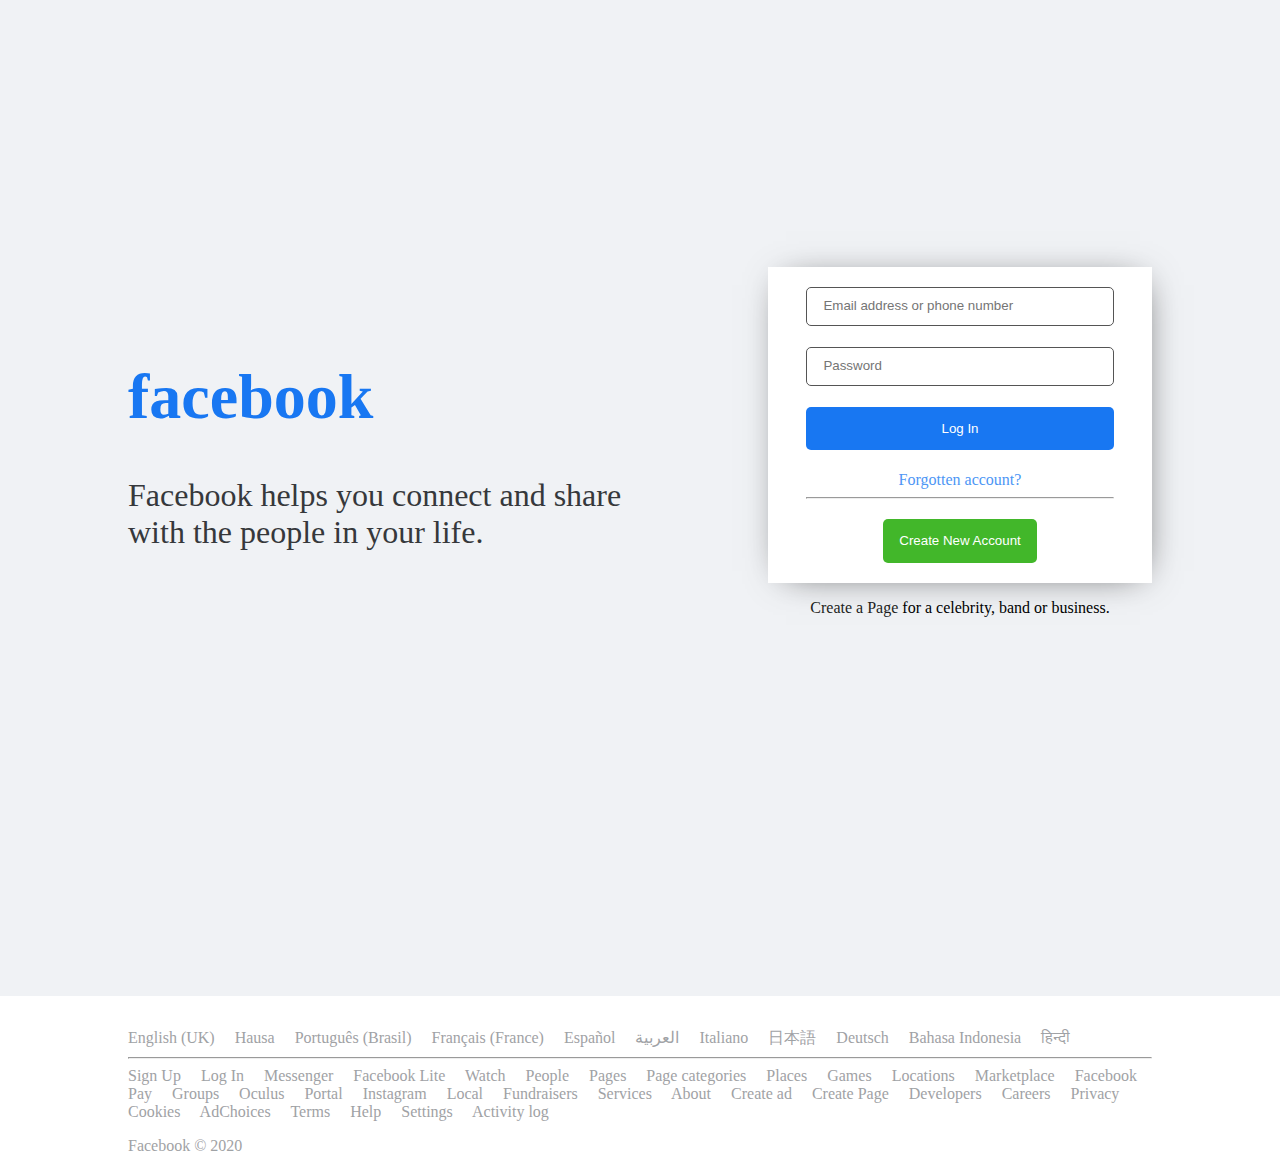
<file: PROJECT_Facebook/index.html>
<!DOCTYPE html>
<html lang="en">
<head>
    <meta charset="UTF-8">
    <meta name="viewport" content="width=device-width, initial-scale=1.0">
    <link rel="stylesheet" href="style.css">
    <title>Facebook Project</title>
</head>
<body>
    <div id="container">
        <!-- facebook title area -->
        <div id="left">
            <div id="left_content">
                <h1 class="title">facebook</h1>
                <p class="text">Facebook helps you connect and share with the people in your life.</p>
            </div>
        </div>
        <!-- sign-in area -->
        <div id="right">
            <div id="sign_in">
                <div class="signIn">
                    <form>
                        <input type="text" placeholder="Email address or phone number">
                        <input type="password" placeholder="Password">
                        <button type="submit">Log In</button>
                    </form>
                    <a href="#" class="forgot">Forgotten account?</a>
                    <hr>
                    <button class="create_acct">Create New Account</button>
                </div>
            </div>
            <p><a href="#" class="create_page">Create a Page</a> for a celebrity, band or business.</p>
        </div>
        <!-- footer area -->
        <div id="main_footer">
            <div id="don">
                <div class="one">
                   <a href="#">English (UK)</a> 
                   <a href="#">Hausa</a> 
                   <a href="#">Português (Brasil)</a> 
                   <a href="#">Français (France)</a> 
                   <a href="#">Español</a> 
                   <a href="#">العربية</a> 
                   <a href="#">Italiano</a> 
                   <a href="#">日本語</a> 
                   <a href="#">Deutsch</a> 
                   <a href="#">Bahasa Indonesia</a> 
                   <a href="#">हिन्दी</a> 
                </div>
                <hr>
                <div class="two">
                   <a href="#">Sign Up</a> 
                   <a href="#"> Log In</a> 
                   <a href="#">Messenger</a> 
                   <a href="#">Facebook Lite</a> 
                   <a href="#">Watch</a> 
                   <a href="#">People</a> 
                   <a href="#">Pages</a> 
                   <a href="#">Page categories</a> 
                   <a href="#">Places</a> 
                   <a href="#">Games</a> 
                   <a href="#">Locations</a> 
                   <a href="#">Marketplace</a> 
                   <a href="#">Facebook Pay</a> 
                   <a href="#">Groups</a> 
                   <a href="#">Oculus</a> 
                   <a href="#">Portal</a> 
                   <a href="#">Instagram</a> 
                   <a href="#">Local</a> 
                   <a href="#">Fundraisers</a> 
                   <a href="#">Services</a> 
                   <a href="#">About</a> 
                   <a href="#">Create ad</a> 
                   <a href="#">Create Page</a> 
                   <a href="#">Developers</a> 
                   <a href="#">Careers</a> 
                   <a href="#">Privacy</a> 
                   <a href="#">Cookies</a> 
                   <a href="#">AdChoices</a> 
                   <a href="#">Terms</a> 
                   <a href="#">Help</a> 
                   <a href="#">Settings</a> 
                   <a href="#">Activity log</a> 
                </div>
                <p class="fb_class">Facebook &copy; 2020</p>
            </div>
        </div>
    </div>
</body>
</html>
</file>
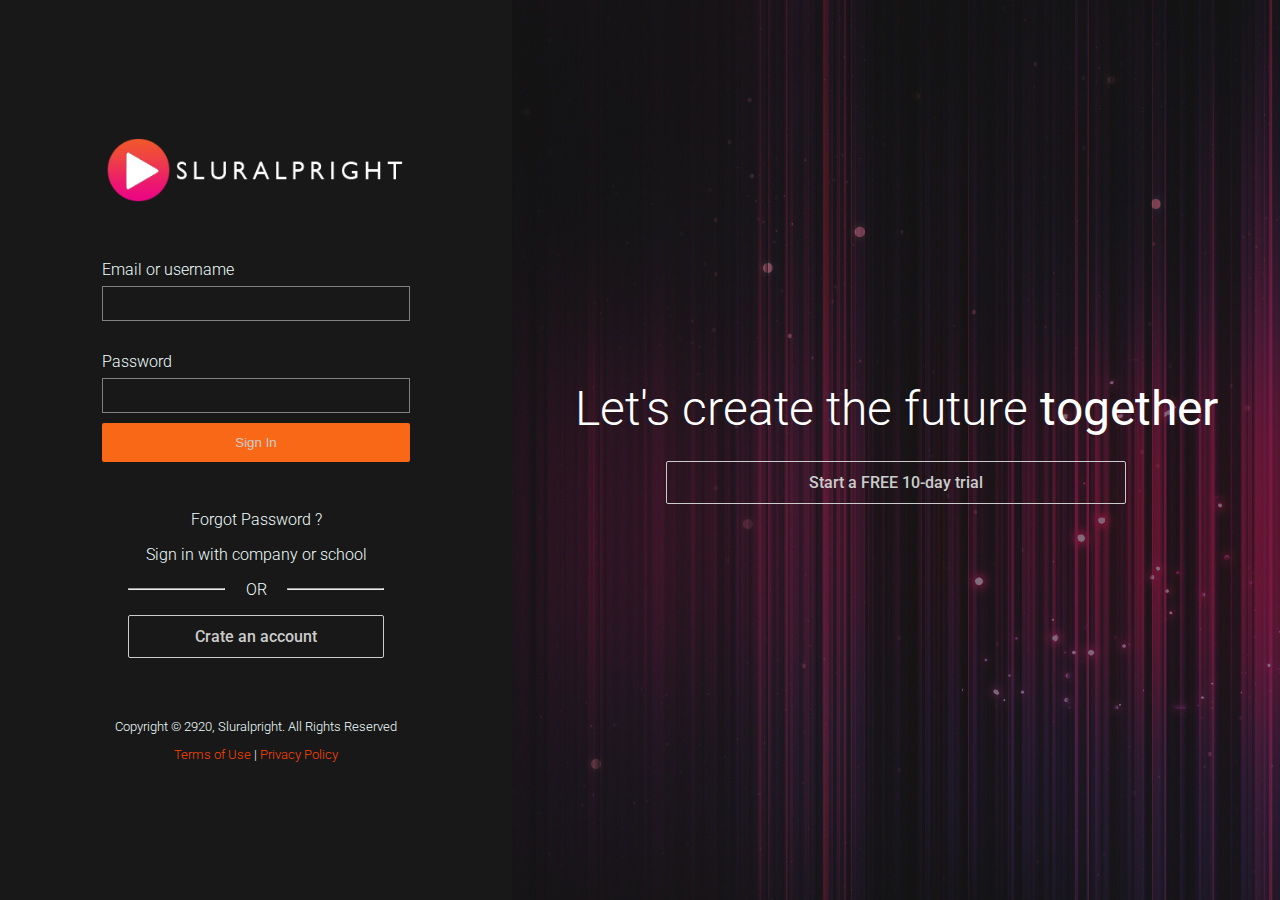
<file: PROJECT_Sluralpright/index.html>
<!DOCTYPE html>
<html lang="en">
<head>
    <meta charset="UTF-8">
    <meta name="viewport" content="width=device-width, initial-scale=1.0">
    <link rel="stylesheet" href="style.css">
    <title>Project Sluralpright</title>
</head>
<body>
    <div id="container">
        <!-- sign in section left hand side-->
        <div id="signin-area">
            <!-- sluralpright logo -->
            <div id="logo">
                <img src="assets/login-logo.png" alt="sluralpright logo">
            </div>
            <!-- form -->
            <form id="signin-form">
                <label>Email or username</label>
                <input type="text">
                <label>Password</label>
                <input type="password">
                <button type="submit" class="primary-btn">Sign In</button>
            </form>
            <!-- forgot password section -->
            <div class="forgot-password">
                <a href="#">Forgot Password ?</a>
                <a href="#">Sign in with company or school</a>
            </div>
            <div class="or">
               <hr>
                <span>OR</span>
                <hr>
            </div>
            <a href="#" class="secondary-btn">Crate an account</a>
            <div id="footer">
               <p>Copyright &copy; 2920, Sluralpright. All Rights Reserved</p>
                <a href="#">Terms of Use</a> | <a href="#">Privacy Policy</a>
            </div>
        </div>
        <!-- explore section right hand side-->
        <div id="explore-area">
            <div id="explore">
                <h1 class="explore-text">Let's create the future <strong>together</strong></h1>
                <a href="#" class="secondary-btn">Start a FREE 10-day trial</a>
            </div>
        </div>
    </div>
</body>
</html>
</file>
<file: PROJECT_Facebook/style.css>
*{
    box-sizing: border-box;
}

body{
    margin: 0;
    background: #f0f2f5;
}

#container{
    display: flex;
    flex-wrap: wrap;
}

#left, #right{
    height: 100vh;
    margin-bottom: 6em;
}

#left{
    flex: 1;
    display: flex;
    flex-direction: column;
    justify-content: center;
    align-items: flex-end;
}

#left_content{
    width: 80%;
}

#left_content .title{
    color: #1877f2;
    font-size: 4em;
    font-weight: bolder;
}

#left_content .text{
    color: #36383b;
    font-size: 2rem;
}

#right{
    flex: 1;
    display: flex;
    flex-direction: column;
    justify-content: center;
    align-items: center;
}

#sign_in{
    background: #ffffff;
    box-shadow: 3px 3px 36px -15px rgba(0,0,0,0.75);
    display: flex;
    flex-direction: column;
    align-items: center;
    width: 60%;
    height: auto;
}

#sign_in form{
    display: flex;
    flex-direction: column;
    margin-top: 1.3rem;
}

#sign_in .signIn{
    width: 80%;
    text-align: center;
}

.signIn .forgot{
    text-decoration: none;
    color: #4d96f5;
}

#right .create_page{
    text-decoration: none;
    color: #1c1e21;
    margin-top: 2rem;
}

.signIn .forgot:hover, #right .create_page:hover{
    text-decoration: underline;
}

form input{
    margin-bottom: 1.3rem;
    width: 100%;
    border-radius: 5px;
    border: 1px solid #555;
    color: #90949c;
    padding: 0.5rem 1rem;
    line-height: 1.3rem;
}

form button, .signIn .create_acct{
    padding: 0.7rem 1rem;
    height: 2.7rem;
    display: block;
    border: 0;
    border-radius: 5px;
    font-weight: 500;
    background: #1877f2;
    color: #fff;
    text-decoration: none;
    cursor: pointer;
    text-align: center;
    transition: all 1.9s;
    width: 100%;
    margin-bottom: 1.3rem;
}

.signIn .create_acct{
    background: #42b72a;
    margin: auto;
    width: 50%;
    margin-top: 1.3rem;
    margin-bottom: 1.3rem;
}


form button:hover {
    background: #64a3f5;
}

#main_footer{
    background: #ffffff;
    color: #9fa2a5;
}

#main_footer #don{
    width: 80%;
    margin: auto;
    padding-top: 2rem;
   
}

#main_footer a{
    color: #9fa2a5;
    text-decoration: none;
    margin-right: 1rem;
}

#main_footer a:hover{
    text-decoration: underline;
}

@media(max-width:900px){
    #left{
        display: none;
    }

    #right{
        margin-bottom: 1em;
    }
}
</file>
<file: PROJECT_Sluralpright/style.css>
@import url('https://fonts.googleapis.com/css2?family=Roboto:wght@300&display=swap');

*{
    box-sizing: border-box;
}

body{
    margin: 0;
    font-family: 'Roboto', sans-serif;
    font-weight: 300;
    background: #181818;
    color: azure;
    overflow: hidden;
}

h1{
    font-weight: 300;
    font-size: 3.2rem;
}

#container{
    display: flex;
}

#signin-area{
    display: flex;
    flex-direction: column;
    height: 100vh;
    justify-content: center;
    align-items: center;
    flex: 1;
}
#logo{
    margin-bottom: 2em;
}

#logo img{
    width: 300px;
}

form {
    display: flex;
    flex-direction: column;
    width: 60%;
    margin-bottom: 3em;
}

form label{
    line-height: 2rem;
    margin-top: 1em;
}

form input{
    background: #181818;
    color: #ccc;
    padding: 0.57rem 0.98rem;
    margin-bottom: 0.7em;
    border: 0.1em solid grey;
}
.forgot-password, .or, .secondary-btn{
    width: 50%;
}

.forgot-password{
    text-align: center;
}

.forgot-password a{
    display: block;
    text-decoration: none;
    color: azure;
    margin-bottom: 1em;
}

.or{
    display: flex;
    margin-bottom: 1em;
    align-items: center;
}

.or hr{
    flex: auto;
    height: 1px;
    background: #aaa;
} 
.or span{
     padding: 0 1.3em;
}

#footer{
    text-align: center;
    font-size: 0.8em;
}

#footer a{
    text-decoration: none;
    color: orangered;
}

#explore-area{
      flex: 1;
}

#explore{
    display: flex;
    flex-direction: column;
    height: 100vh;
    justify-content: center;
    align-items: center;
    text-align: center;
    background: url('assets/login-bg.jpg');
}

#explore .explore-text{
    font-size: 3rem;
    width: 100%;
    color: #fff;
    margin-bottom: 1.5rem;
}

#explore .secondary-btn{
    width: 60%;
}

.primary-btn{
    color: #ccc;
    padding: 0.9em;
    border: 0;
    border-radius: 2px;
    font-weight: 500;
    background: #f96816;
    cursor: pointer;
    transition: all 0.9s;
}

.primary-btn:hover {
    background: #ff7b39;
}

.secondary-btn{
    color: #ccc;
    padding: 0.7em 4em;
    border: 1px solid #ccc;
    text-align: center;
    text-decoration: none;
    margin-bottom: 3em;
    border-radius: 2px;
    font-weight: 500;
    text-decoration: none;
    cursor: pointer;
    transition: all 0.9s;
}

.secondary-btn:hover {
    border-color: #ff7b39;
    color: #ff7b39;
}

@media(min-width: 1200px){

    #signin-area{
        flex: 4;
    }

    #explore-area{
        flex: 6
    }
}

@media(max-width: 768px){
 
        body{
            overflow: auto;
        }

    #explore-area{
        display: none;
    }
	
	 #signin-area{
    justify-content: start;
    margin-top: 4vh;
  }
  
    #logo{
    margin-bottom: 1vh;
  }
  
    .secondary-btn{
    padding: 0.7em 1em;
  }
}
</file>
